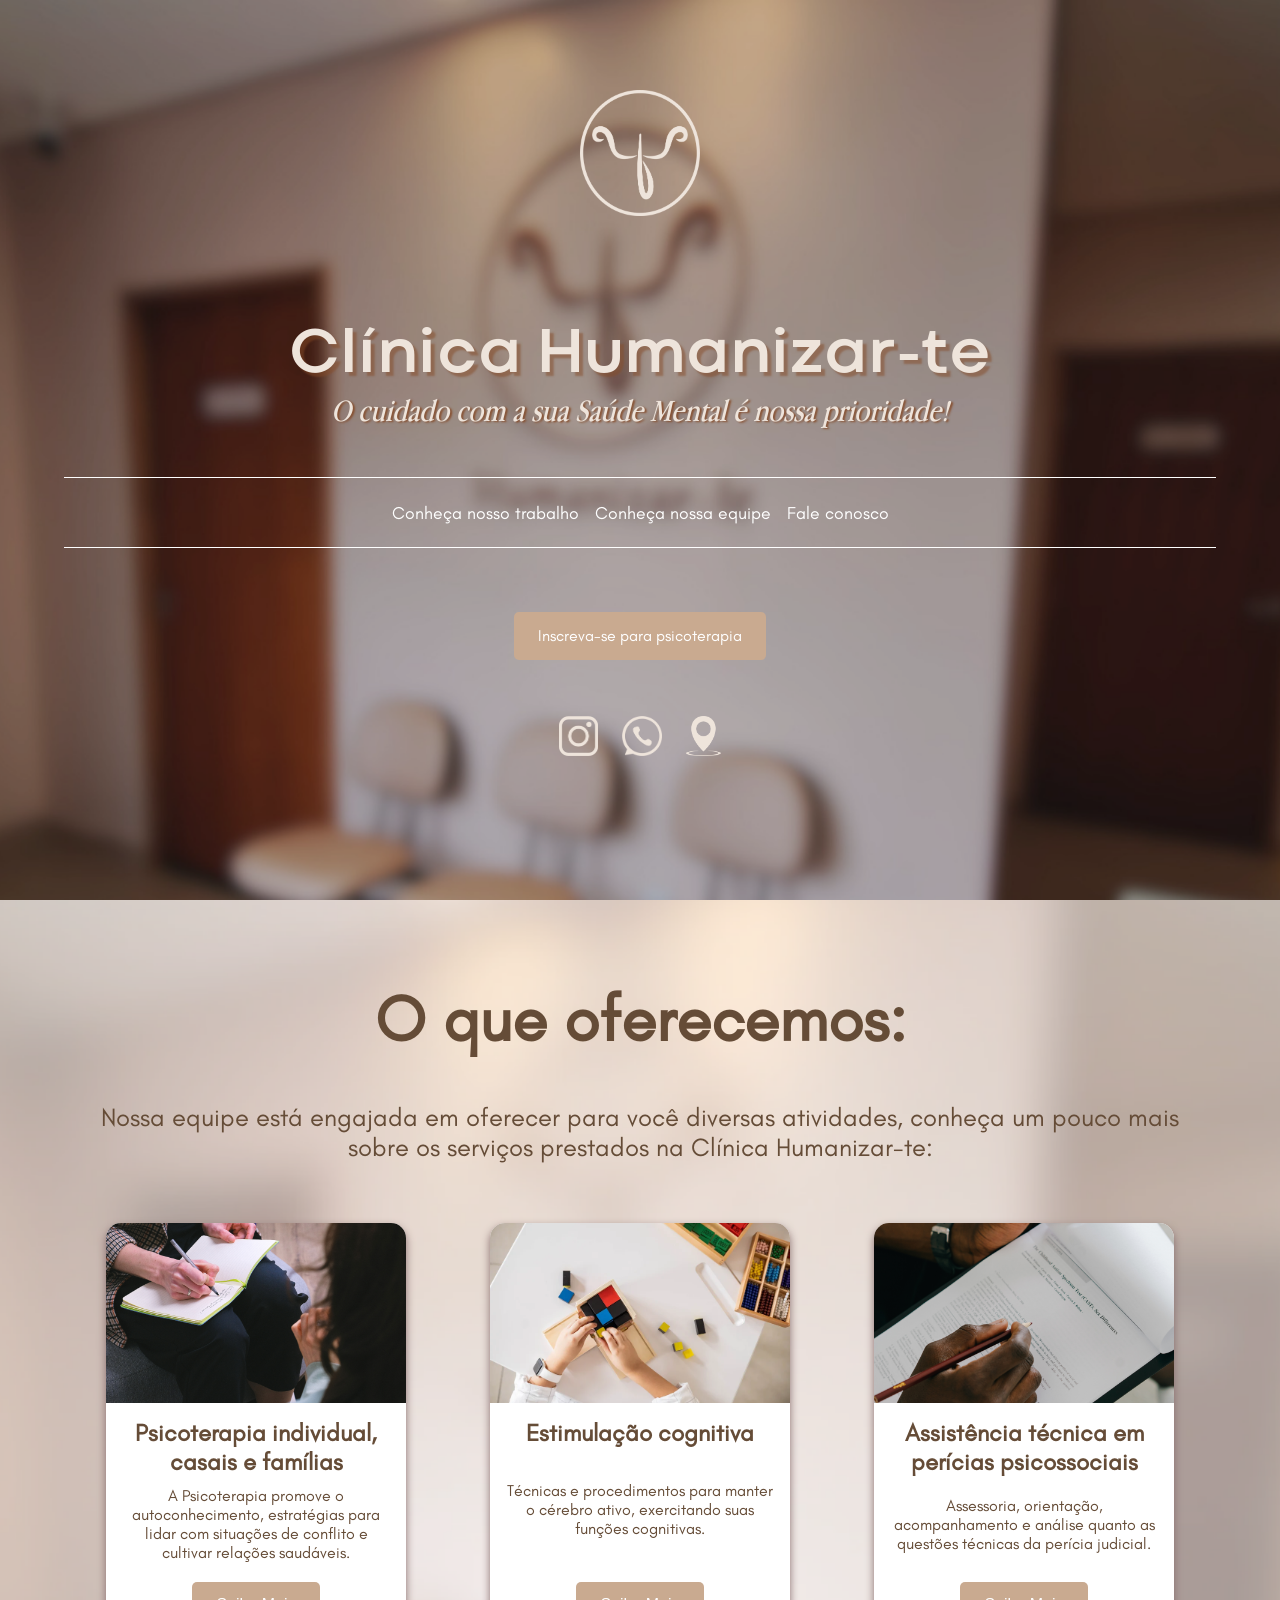
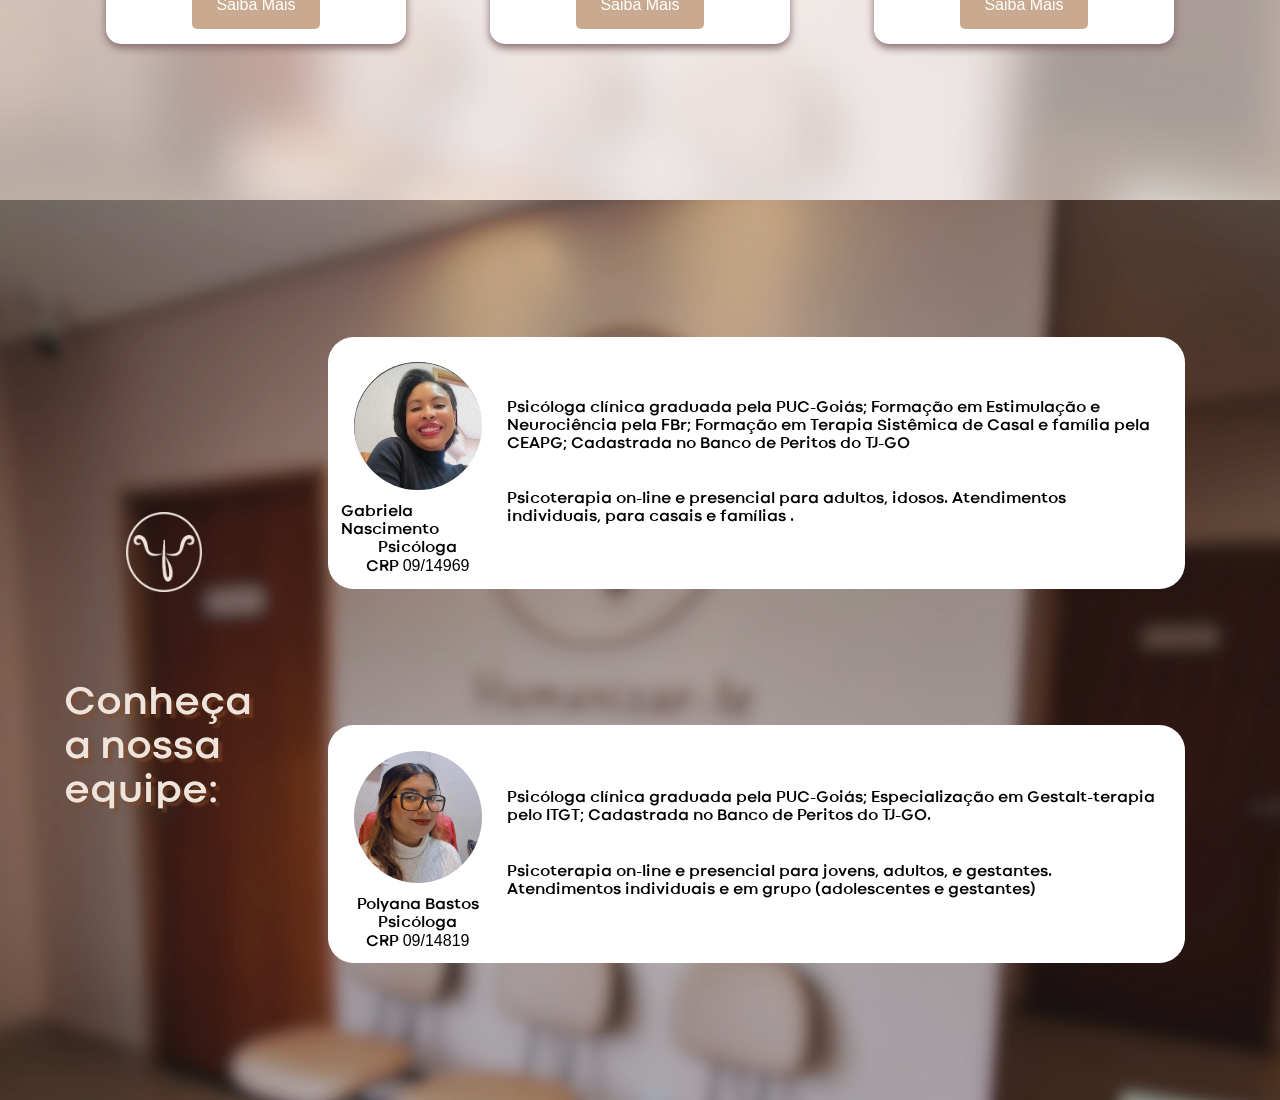
<file: index.html>
<!DOCTYPE html>
<html lang="pt-BR">

<head>
    <meta charset="UTF-8">

    <title>Humanizar-te</title>
    <link rel="stylesheet" href="src/css/site.css"> <!-- Importa o arquivo CSS -->
    <link rel="stylesheet" href="src/css/cards.css"> <!-- Importa o arquivo CSS -->
    <link rel="icon" type="image/png" href="src/img/icon/icon-logo-oficial.png">

</head>

<body>
    <div class="h-100vh session-landscape" id="session-001">
        <div id="logo">
            <img src="src/img/logo/logo-clinica-humanizarte.png">
        </div>
        <div id="nome-empresa">
            <div class="OYPEnA">
                Clínica Humanizar-te
            </div>
            <div class="OYPEnB">
                O cuidado com a sua Saúde Mental é nossa prioridade!
            </div>
        </div>
        <div id="menu">
            <!-- onclick="window.open('https://www.instagram.com/clinicahumanizarte', '_blank')" -->
            <a class="glacial-text" href="#session-002">Conheça nosso trabalho</a>
            <a class="glacial-text" href="#session-003">Conheça nossa equipe</a>
            <a class="glacial-text" href="" onclick="window.open('https://wa.me/556235490741', '_blank')">Fale
                conosco</a>
        </div>
        <div id="cadastro">
            <button class="glacial-text"
                onclick="window.open('https://forms.gle/cNonLJ5gQ65coe2d7', '_blank')">Inscreva-se para
                psicoterapia</button>
        </div>
        <div id="contatos-menu">
            <a href="" onclick="window.open('https://www.instagram.com/clinicahumanizarte', '_blank')"><img
                    src="src/img/icon/icon-instagram.png" alt=""></a>
            <a href="" onclick="window.open('https://wa.me/556235490741', '_blank')"><img
                    src="src/img/icon/icon-whatsapp.png"> </a>
            <a href="" onclick="window.open('https://maps.app.goo.gl/pDvHrQtKC1xof7ae6', '_blank')"><img
                    src="src/img/icon/icon-localization.png" alt=""></a>
        </div>
    </div>

    <!--Nova Session 002-->
    <div class="h-100vh session-landscape" id="session-002">
        <div id="nome-empresa">
            <div class="glacial-text OYPEnA-002">
                O que oferecemos:
            </div>
            <div class="OYPEnB-002">
                Nossa equipe está engajada em oferecer para você diversas atividades, conheça um pouco mais sobre os
                serviços prestados na Clínica Humanizar-te: </div>
        </div>

        <div class="cards">
            <div class="card">
                <img src="src/img/cards/ss-002-pt-001.png" alt="Imagem 1" />
                <div class="card-content">
                    <h2>Psicoterapia individual, casais e famílias</h2>
                    <p>A Psicoterapia promove o autoconhecimento, estratégias para lidar com situações de conflito e
                        cultivar relações saudáveis.</p>
                    <button onclick="window.open('https://wa.me/p/9907706479275613/556235490741', '_blank')">Saiba
                        Mais</button>
                </div>
            </div>

            <div class="card">
                <img src="src/img/cards/ss-002-pt-002.webp" alt="Imagem 2" />
                <div class="card-content">
                    <h2>Estimulação cognitiva</h2>
                    <p>Técnicas e procedimentos para manter o cérebro ativo, exercitando suas funções cognitivas.</p>
                    <button onclick="window.open('https://wa.me/p/8837145013042238/556235490741', '_blank')">Saiba
                        Mais</button>
                </div>
            </div>

            <div class="card">
                <img src="src/img/cards/ss-002-pt-003.webp" alt="Imagem 3" />
                <div class="card-content">
                    <h2>Assistência técnica em perícias psicossociais</h2>
                    <p>Assessoria, orientação, acompanhamento e análise quanto as questões técnicas da perícia judicial.
                    </p>
                    <button onclick="window.open('https://wa.me/p/8837145013042238/556235490741', '_blank')">Saiba
                        Mais</button>
                </div>
            </div>
        </div>

    </div>


    <div class="h-100vh session-landscape back-default" id="session-003">
        <div id="s3-fx-1">
            <img src="src/img/logo/logo-clinica-humanizarte.png">
            <div class="s3-h1">
                Conheça a nossa equipe:
            </div>
        </div>
        <div id="s3-fx-2">
            <div class="s3-card">
                <div class="s3-card-head">
                    <img src="src/img/equipe/gabi.jpg">
                    <div class="s3-nome">
                        Gabriela Nascimento
                    </div>
                    <div class="s3-prof">
                        Psicóloga
                    </div>
                    <div class="s3-crp-num">
                        CRP <span style="font-family: Arial, sans-serif;">09/14969</span>
                    </div>
                </div>
                <div class="s3-body">
                    <p>Psicóloga clínica graduada pela PUC-Goiás;
                        Formação em Estimulação e Neurociência pela FBr;
                        Formação em Terapia Sistêmica de Casal e família pela CEAPG;
                        Cadastrada no Banco de Peritos do TJ-GO</p>
                    <p>Psicoterapia on-line e presencial para adultos, idosos. Atendimentos individuais, para casais e
                        famílias . </p>
                </div>
            </div>

            <div class="s3-card">
                <div class="s3-card-head">
                    <img src="src/img/equipe/poly.jpg">
                    <div class="s3-nome">
                        Polyana Bastos
                    </div>
                    <div class="s3-prof">
                        Psicóloga
                    </div>
                    <div class="s3-crp-num">
                        CRP <span style="font-family: Arial, sans-serif;">09/14819</span>
                    </div>
                </div>
                <div class="s3-body">
                    <p>Psicóloga clínica graduada pela PUC-Goiás;
                        Especialização em Gestalt-terapia pelo ITGT;
                        Cadastrada no Banco de Peritos do TJ-GO.</p>
                    <p>Psicoterapia on-line e presencial para jovens, adultos, e gestantes.
                        Atendimentos individuais e em grupo (adolescentes e gestantes) </p>
                </div>
            </div>
        </div>
    </div>

    <script>
        function scrollToSection(e) {
            e.preventDefault(); // impede o comportamento padrão
            const target = document.querySelector(e.target.getAttribute('href'));
            target.scrollIntoView({ behavior: 'smooth' });
        }
    </script>

</body>

</html>
</file>
<file: src/css/site.css>
:root {
  --color-text: #654c37;
}

html {
  scroll-behavior: smooth;
}

/* Reset básico */
* {
  margin: 0;
  padding: 0;
  box-sizing: border-box;
}

/* Fontes personalizadas */
@font-face {
  font-family: 'Codec';
  src: url('../fonts/Codec/Codec-Cold-Bold-trial.ttf') format('truetype'),
    url('../fonts/Codec/Codec-Cold-Heavy-trial.ttf') format('truetype');
  font-weight: normal;
  font-style: normal;
}

@font-face {
  font-family: 'Poppins';
  src: url('../fonts/Poppins/Poppins-Regular.ttf') format('truetype');
  font-weight: normal;
  font-style: normal;
}

@font-face {
  font-family: 'Garamond';
  src: url('../fonts/Garamond/AppleGaramond.ttf') format('truetype');
  font-weight: normal;
  font-style: normal;
}

@font-face {
  font-family: 'Glacial';
  src: url('../fonts/Glacial-Indifference/GlacialIndifference-Regular.otf') format('truetype');
  font-weight: normal;
  font-style: normal;
}

body {
  font-family: 'Codec', sans-serif;
  width: 100%;
  overflow-x: hidden;
}

/* Altura total da viewport */
.h-100vh {
  height: 100vh;
  width: 100vw;
  background-color: rgba(110, 69, 69, 0.644);
}

/* Seção com imagem de fundo */
#session-001 {
  background-image: url('../img/background/home.webp');
  background-size: cover;
  background-position: center;
  background-repeat: no-repeat;
}

.back-default {
  background-image: url('../img/background/home.webp');
  background-size: cover;
  background-position: center;
  background-repeat: no-repeat;
}

/* Logo centralizado */
#logo {
  height: 15vh;
  display: flex;
  justify-content: center;
  align-items: center;
  padding-top: 5%;
}

#logo img {
  max-height: 100%;
  max-width: 90%;
  height: auto;
}

/* Nome da empresa */
#nome-empresa {
  display: flex;
  flex-direction: column;
  align-items: center;
  color: rgb(238, 228, 219);
  text-align: center;
  padding: 1em;
}

.OYPEnA {
  font-size: clamp(24px, 6vw, 64px);
  font-weight: 700;
  text-shadow: 4px 4px 2px rgba(133, 73, 38, 0.5);
}

.OYPEnB {
  font-size: clamp(16px, 2.5vw, 32px);
  font-weight: 400;
  font-style: italic;
  font-family: 'Garamond', sans-serif;
  text-shadow: 2px 1px 2px rgba(133, 73, 38, 0.9);
}

/* Menu de navegação */
#menu {
  border-top: 1px solid white;
  border-bottom: 1px solid white;
  padding: 1.5em 1em;
  margin: 2em auto;
  display: flex;
  flex-wrap: wrap;
  justify-content: center;
  gap: 1em;
  text-align: center;
  max-width: 90%;
}

#menu a {
  color: white;
  text-decoration: none;
  font-size: 1.1em;
}

/* Seção de cadastro/botão */
#cadastro {
  display: flex;
  justify-content: center;
  padding: 2em 1em;
}

button {
  padding: 0.9em 1.5em;
  color: white;
  border: none;
  border-radius: 5px;
  background: #c9aa90;
  font-size: 1em;
}

button:hover {
  cursor: pointer;
  background: #b59d8a;
}

/* Rodapé / Contatos */
#contatos-menu {
  display: flex;
  justify-content: center;
  align-items: center;
  gap: 1.5em;
  padding: 1.5em;
  flex-wrap: wrap;
  min-height: 8vh;
}

#contatos-menu a {
  text-align: center;
}

#contatos-menu img {
  height: 40px;
  width: auto;
}



/* Seção com imagem de fundo */
#session-002 {
  background-image: url('../img/background/session-002.png');
  background-size: cover;
  background-position: center;
  background-repeat: no-repeat;
  padding: 5vw;
}

.OYPEnA-002 {
  font-size: clamp(24px, 6vw, 64px);
  font-weight: 700;
  font-family: 'Glacial', sans-serif;
  /* text-shadow: 4px 4px 2px rgba(133, 73, 38, 0.5); */
  color: var(--color-text);
}

.OYPEnB-002 {
  margin-top: 5vh;
  font-size: clamp(16px, 2vw, 30px);
  font-weight: 100;
  /* font-style: italic; */
  /* font-family: 'Garamond', sans-serif; */
  /* font-family: 'Codec', sans-serif; */
  font-family: 'Glacial', sans-serif;
  /* text-shadow: 2px 1px 2px rgba(133, 73, 38, 0.9); */
  color: var(--color-text);
}

.glacial-text {
  font-family: 'Glacial', sans-serif;
}


#session-003 {
  display: flex;
}

#session-003 #s3-fx-1 img {
  width: 20vw;
  padding: 10vh;
}

div#s3-fx-1 {
  display: flex;
  flex-direction: column;
  justify-content: center;
  align-items: center;
}

.s3-h1 { 
  font-size: clamp(24px, 6vw, 40px);
  text-shadow: 4px 4px 2px rgba(133, 73, 38, 0.5);
  color: #eee4db;
  margin: 5vw;
  margin-top: 0vw;

}

.s3-card-head img{ 
    width: 10vw;
    border-radius: 100%; 
    margin: 1vw;
}

div#s3-fx-2 {
  display: flex;
  flex-direction: column;
  justify-content: space-evenly; 
}

.s3-card {
  background: #ffffff;
  display: flex;
  flex-direction: row;
  padding: 1vw;
  border-radius: 2vw;
  width: 90%;
}

.s3-card-head {
  display: flex;
  flex-direction: column;
  align-content: center;
  align-items: center;
  justify-content: space-evenly;
}

.s3-body {
  display: flex;
  flex-direction: column;
  justify-content: space-evenly;
  align-items: flex-start;
  padding: 1vw;
}

/* Responsividade extra para telas muito pequenas */
@media (max-width: 576px) {
  #logo {
    height: 12vh;
    padding-top: 3%;
  }

  #menu {
    flex-direction: column;
    margin: 1em;
    gap: 0.8em;
  }

  .OYPEnA {
    font-size: clamp(20px, 8vw, 48px);
  }

  .OYPEnB {
    font-size: clamp(14px, 4vw, 24px);
  }

  button {
    width: 100%;
    max-width: 300px;
  }
}


/* Telas Menor que*/
@media (max-width: 600px) {
  #logo {
    height: 30vh;
    padding: 8vh;
  }
}


/* Telas Maior que*/
@media (min-width: 600px) {
  #logo {
    height: 34vh;
    padding: 10vh;
  }
}


@media (min-width: 800px) {
  #logo {
    height: 34vh;
    padding: 10vh;
  }
}

@media (min-width: 1200px) {
  #logo {
    height: 34vh;
    padding: 10vh;
  }
}

@media (min-width: 1500px) {
  #logo {
    height: 34vh;
    padding: 10vh;
  }
}

/* Aplica scroll SOMENTE quando o celular estiver na horizontal (paisagem) */
@media screen and (orientation: landscape) {
  .session-landscape {
    max-height: 100vh;
    overflow-y: auto;
    /* Scroll vertical */
  }
}
</file>
<file: src/css/cards.css>
@font-face {
      font-family: 'Glacial';
      src: url('../fonts/Glacial-Indifference/GlacialIndifference-Regular.otf') format('truetype');
      font-weight: normal;
      font-style: normal;
  }

  .card {
      background: white;
      border-radius: 15px;
      box-shadow: 0 4px 8px rgb(136, 109, 109);
      width: 300px;
      overflow: hidden;
      display: flex;
      flex-direction: column;
      font-family: 'Glacial', sans-serif;
      color: var(--color-text);
  }

  .card img {
      width: 100%;
      height: 180px;
      object-fit: cover;
  }

  .card-content {
      padding: 15px;
      flex-grow: 1;
  }

  .card-content h2 {
      margin: 0 0 10px;
      font-size: 1.5rem;
  }

  .card-content p {
      font-size: 1rem;
      margin-bottom: 20px;
  }

  .card-content {
      display: flex;
      flex-direction: column;
      justify-content: space-between;
      align-items: center;
  }

  .cards {
      display: flex;
      justify-content: space-around;
      text-align: center;
      margin-top: 5vh;
  }

  /* RESPONSIVO PARA TELAS PEQUENAS */
@media screen and (max-width:1200px) {
    .cards {
      /* flex-direction: column;
      align-items: center;   */
      display: flex ; 
      flex-wrap: wrap;
    }
  
    .card { 
      margin: 2vh;
    }
   
  
    .card-content h2 {
      font-size: 1.2rem;
    }
  
    .card-content p {
      font-size: 0.95rem;
    }

    #session-002{
        max-height: 100vh;  /* 50% da altura da tela */
        overflow-y: auto;
    }
  }
</file>
